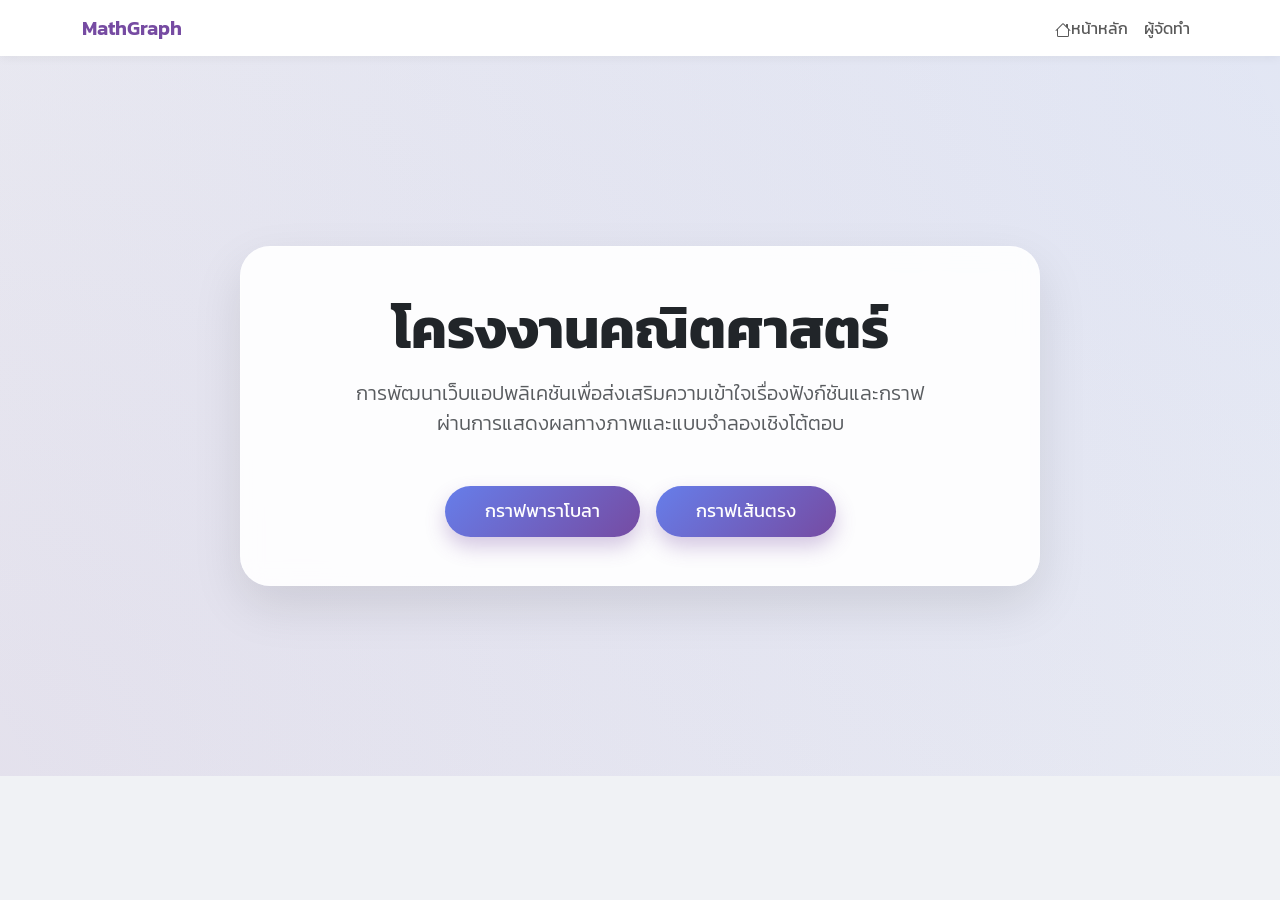
<file: index.html>
<!DOCTYPE html>
<html lang="th">
<head>
    <meta charset="UTF-8">
    <meta name="viewport" content="width=device-width, initial-scale=1.0">
    <title>MathGraph - หน้าหลัก</title>
    <link href="https://cdn.jsdelivr.net/npm/bootstrap@5.3.0/dist/css/bootstrap.min.css" rel="stylesheet">
    <link rel="stylesheet" href="style.css">
</head>
<body>
    <nav class="navbar navbar-expand-lg">
        <div class="container">
            <a class="navbar-brand" href="index.html">MathGraph</a>
            <div class="ms-auto">
                <ul class="navbar-nav">
                    <li class="nav-item">
                        <a class="nav-link" href="index.html"><svg xmlns="http://www.w3.org/2000/svg" width="16" height="16" fill="currentColor" class="bi bi-house" viewBox="0 0 16 16">
  <path d="M8.707 1.5a1 1 0 0 0-1.414 0L.646 8.146a.5.5 0 0 0 .708.708L2 8.207V13.5A1.5 1.5 0 0 0 3.5 15h9a1.5 1.5 0 0 0 1.5-1.5V8.207l.646.647a.5.5 0 0 0 .708-.708L13 5.793V2.5a.5.5 0 0 0-.5-.5h-1a.5.5 0 0 0-.5.5v1.293zM13 7.207V13.5a.5.5 0 0 1-.5.5h-9a.5.5 0 0 1-.5-.5V7.207l5-5z"/>
</svg>หน้าหลัก</a>
                    </li>
                    <li class="nav-item"><a class="nav-link" href="about.html">ผู้จัดทำ</a></li>
                </ul>
            </div>
        </div>
    </nav>
    
    <div class="hero-wrapper">
        <div class="main-card animate__animated animate__fadeIn">
            <h1 class="display-4 fw-bold mb-3">โครงงานคณิตศาสตร์</h1>
            <p class="lead text-muted mb-5">
                การพัฒนาเว็บแอปพลิเคชันเพื่อส่งเสริมความเข้าใจเรื่องฟังก์ชันและกราฟ<br>
                ผ่านการแสดงผลทางภาพและแบบจำลองเชิงโต้ตอบ
            </p>
            <div class="d-flex gap-3 justify-content-center">
    <button class="btn btn-main" onclick="location.href='page.html'">
        กราฟพาราโบลา
    </button>
    <button class="btn btn-main" onclick="location.href='linear.html'">
        กราฟเส้นตรง
    </button>
</div>
        </div>
    </div>
</body>
</html>
</file>
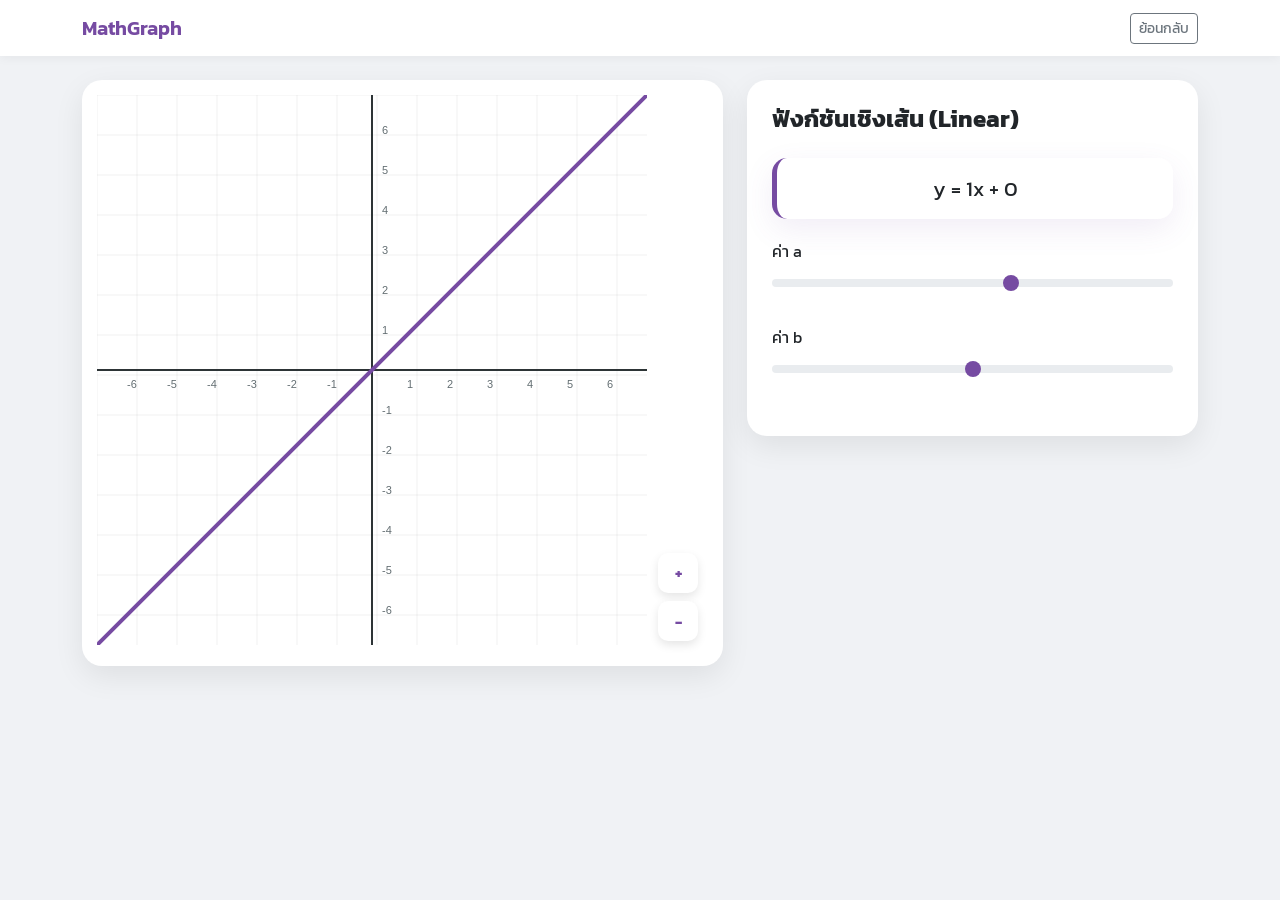
<file: linear.html>
<!DOCTYPE html>
<html lang="th">
<head>
    <meta charset="UTF-8">
    <meta name="viewport" content="width=device-width, initial-scale=1.0">
    <title>กราฟเส้นตรง - MathGraph</title>
    <link href="https://cdn.jsdelivr.net/npm/bootstrap@5.3.0/dist/css/bootstrap.min.css" rel="stylesheet">
    <link rel="stylesheet" href="style.css">
</head>
<body>
    <nav class="navbar navbar-expand-lg mb-4">
        <div class="container">
            <a class="navbar-brand" href="index.html">MathGraph</a>
            <button class="btn btn-outline-secondary btn-sm" onclick="location.href='index.html'">ย้อนกลับ</button>
        </div>
    </nav>

    <div class="container">
        <div class="row g-4">
            <div class="col-lg-7">
                <div class="canvas-card">
                    <canvas id="linearGraph" width="550" height="550"></canvas>
                    <div class="zoom-overlay">
                        <button id="zoomIn" class="btn-zoom">+</button>
                        <button id="zoomOut" class="btn-zoom">−</button>
                    </div>
                </div>
            </div>

            <div class="col-lg-5">
                <div class="control-panel">
                    <h4 class="fw-bold mb-4">ฟังก์ชันเชิงเส้น (Linear)</h4>
                    <div class="equation-display">
                        y = <span id="mVal">1</span>x + <span id="kVal">0</span>
                    </div>

                    <div class="mb-4">
    <label class="form-label d-flex justify-content-between">ค่า a</label>
    <input type="range" class="form-range" id="mInput" min="-5" max="5" step="0.1" value="1">
</div>

<div class="mb-4">
    <label class="form-label d-flex justify-content-between">ค่า b</label>
    <input type="range" class="form-range" id="kInput" min="-5" max="5" step="0.1" value="0">
</div>

                </div>
            </div>
        </div>
    </div>

    <script src="linear-script.js"></script>
</body>
</html>
</file>
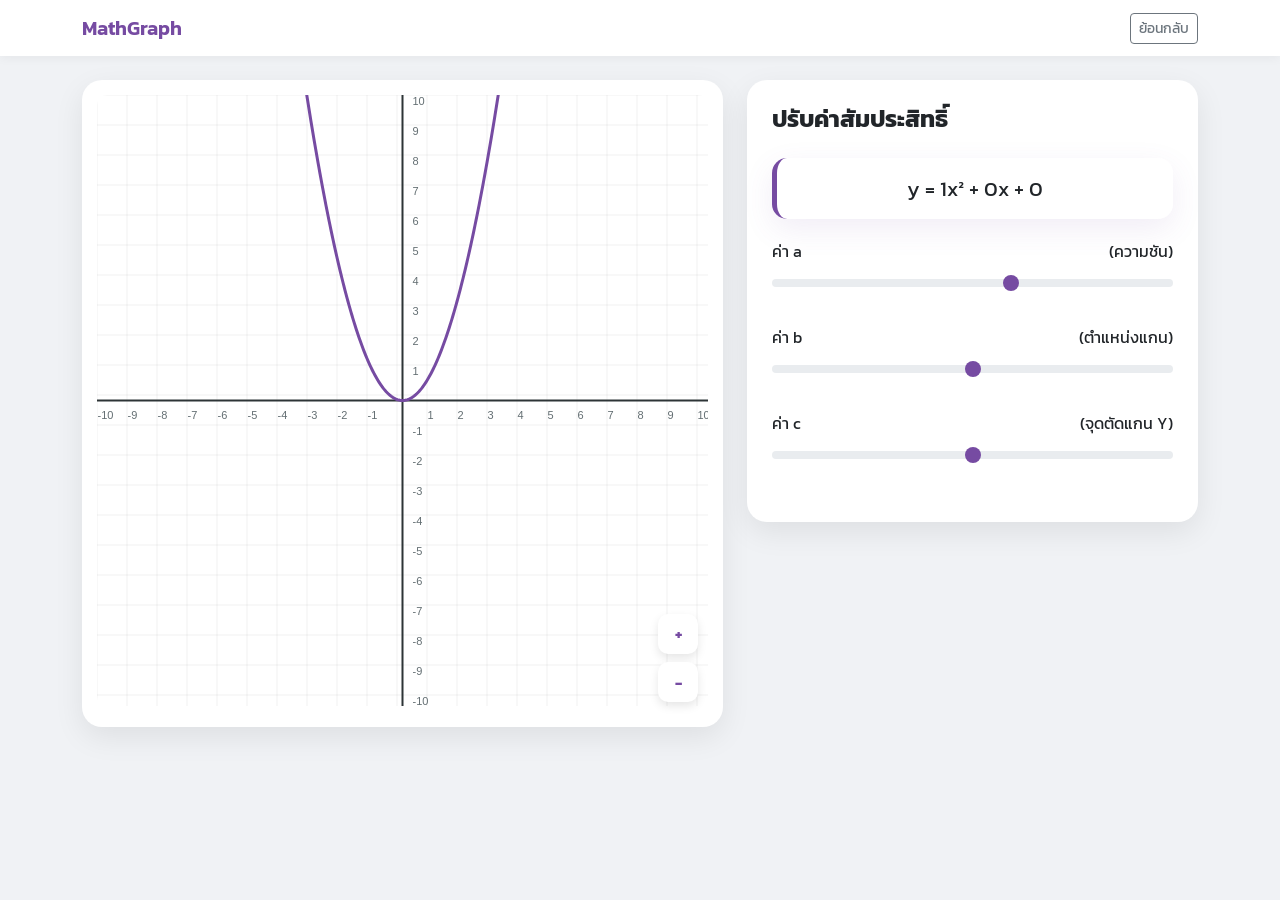
<file: page.html>
<!DOCTYPE html>
<html lang="th">
<head>
    <meta charset="UTF-8">
    <meta name="viewport" content="width=device-width, initial-scale=1.0">
    <title>เครื่องมือวาดกราฟ - MathGraph</title>
    <link href="https://cdn.jsdelivr.net/npm/bootstrap@5.3.0/dist/css/bootstrap.min.css" rel="stylesheet">
    <link rel="stylesheet" href="style.css">
</head>
<body>
    <nav class="navbar navbar-expand-lg mb-4">
        <div class="container">
            <a class="navbar-brand" href="index.html">MathGraph</a>
            <button class="btn btn-outline-secondary btn-sm" onclick="location.href='index.html'">ย้อนกลับ</button>
        </div>
    </nav>

    <div class="container">
        <div class="row g-4">
            <div class="col-lg-7">
                <div class="canvas-card">
                    <canvas id="graph" width="550" height="550"></canvas>
                    <div class="zoom-overlay">
                        <button id="zoomIn" class="btn-zoom">+</button>
                        <button id="zoomOut" class="btn-zoom">−</button>
                    </div>
                </div>
            </div>

            <div class="col-lg-5">
                <div class="control-panel">
                    <h4 class="fw-bold mb-4">ปรับค่าสัมประสิทธิ์</h4>
                    <div class="equation-display">
                        y = <span id="aVal">1</span>x² + <span id="bVal">0</span>x + <span id="cVal">0</span>
                    </div>

                    <div class="mb-4">
                        <label class="form-label d-flex justify-content-between">ค่า a <span>(ความชัน)</span></label>
                        <input type="range" class="form-range" id="a" min="-5" max="5" step="0.1" value="1">
                    </div>

                    <div class="mb-4">
                        <label class="form-label d-flex justify-content-between">ค่า b <span>(ตำแหน่งแกน)</span></label>
                        <input type="range" class="form-range" id="b" min="-5" max="5" step="0.1" value="0">
                    </div>

                    <div class="mb-4">
                        <label class="form-label d-flex justify-content-between">ค่า c <span>(จุดตัดแกน Y)</span></label>
                        <input type="range" class="form-range" id="c" min="-5" max="5" step="0.1" value="0">
                    </div>
                </div>
            </div>
        </div>
    </div>

    <script src="script.js"></script>
</body>
</html>
</file>
<file: style.css>
@import url('https://fonts.googleapis.com/css2?family=Kanit:wght@300;400;500;600&display=swap');

:root {
    --primary-gradient: linear-gradient(135deg, #667eea 0%, #764ba2 100%);
    --accent-color: #ffcc33;
}

body {
    font-family: 'Kanit', sans-serif;
    background: #f0f2f5;
    min-height: 100vh;
    margin: 0;
}

.navbar {
    background: white !important;
    box-shadow: 0 2px 10px rgba(0,0,0,0.05);
}
.navbar-brand { font-weight: 600; color: #764ba2 !important; }

.hero-wrapper {
    min-height: 80vh;
    display: flex;
    align-items: center;
    justify-content: center;
    background: radial-gradient(circle at top right, rgba(102, 126, 234, 0.1), transparent),
                radial-gradient(circle at bottom left, rgba(118, 75, 162, 0.1), transparent);
}

.main-card {
    background: rgba(255, 255, 255, 0.9);
    backdrop-filter: blur(10px);
    border: 1px solid rgba(255, 255, 255, 0.3);
    border-radius: 30px;
    padding: 3rem;
    box-shadow: 0 20px 50px rgba(0,0,0,0.1);
    max-width: 800px;
    width: 90%;
    text-align: center;
}

.btn-main {
    background: var(--primary-gradient);
    color: white;
    border: none;
    padding: 12px 40px;
    border-radius: 50px;
    font-size: 1.1rem;
    transition: all 0.3s ease;
    box-shadow: 0 10px 20px rgba(118, 75, 162, 0.3);
}

.btn-main:hover {
    transform: translateY(-3px);
    box-shadow: 0 15px 25px rgba(118, 75, 162, 0.4);
    color: white;
}


.canvas-card {
    background: white;
    border-radius: 20px;
    padding: 15px;
    box-shadow: 0 10px 30px rgba(0,0,0,0.08);
    position: relative;
}

#graph {
    width: 100%;
    height: auto;
    border-radius: 10px;
}

.control-panel {
    background: white;
    border-radius: 20px;
    padding: 25px;
    box-shadow: 0 10px 30px rgba(0,0,0,0.08);
}

.equation-display {
    background: #ffffffcb;
    border-radius: 15px;
    padding: 15px;
    font-size: 1.3rem;
    text-align: center;
    margin-bottom: 20px;
    border-left: 5px solid #764ba2;
    box-shadow: 0 10px 30px rgba(118, 75, 162, 0.1);
}

.form-range::-webkit-slider-thumb { background: #764ba2; }
.form-range::-moz-range-thumb { background: #764ba2; }

.zoom-overlay {
    position: absolute;
    bottom: 25px;
    right: 25px;
    display: flex;
    flex-direction: column;
    gap: 8px;
}

.btn-zoom {
    width: 40px;
    height: 40px;
    border-radius: 10px;
    border: none;
    background: white;
    box-shadow: 0 4px 10px rgba(0,0,0,0.1);
    color: #764ba2;
    font-weight: bold;
}

.nav-item p {
    display: flex;
    padding: 10px;
}

.nav-item p svg {
    margin:     5px;
}
</file>
